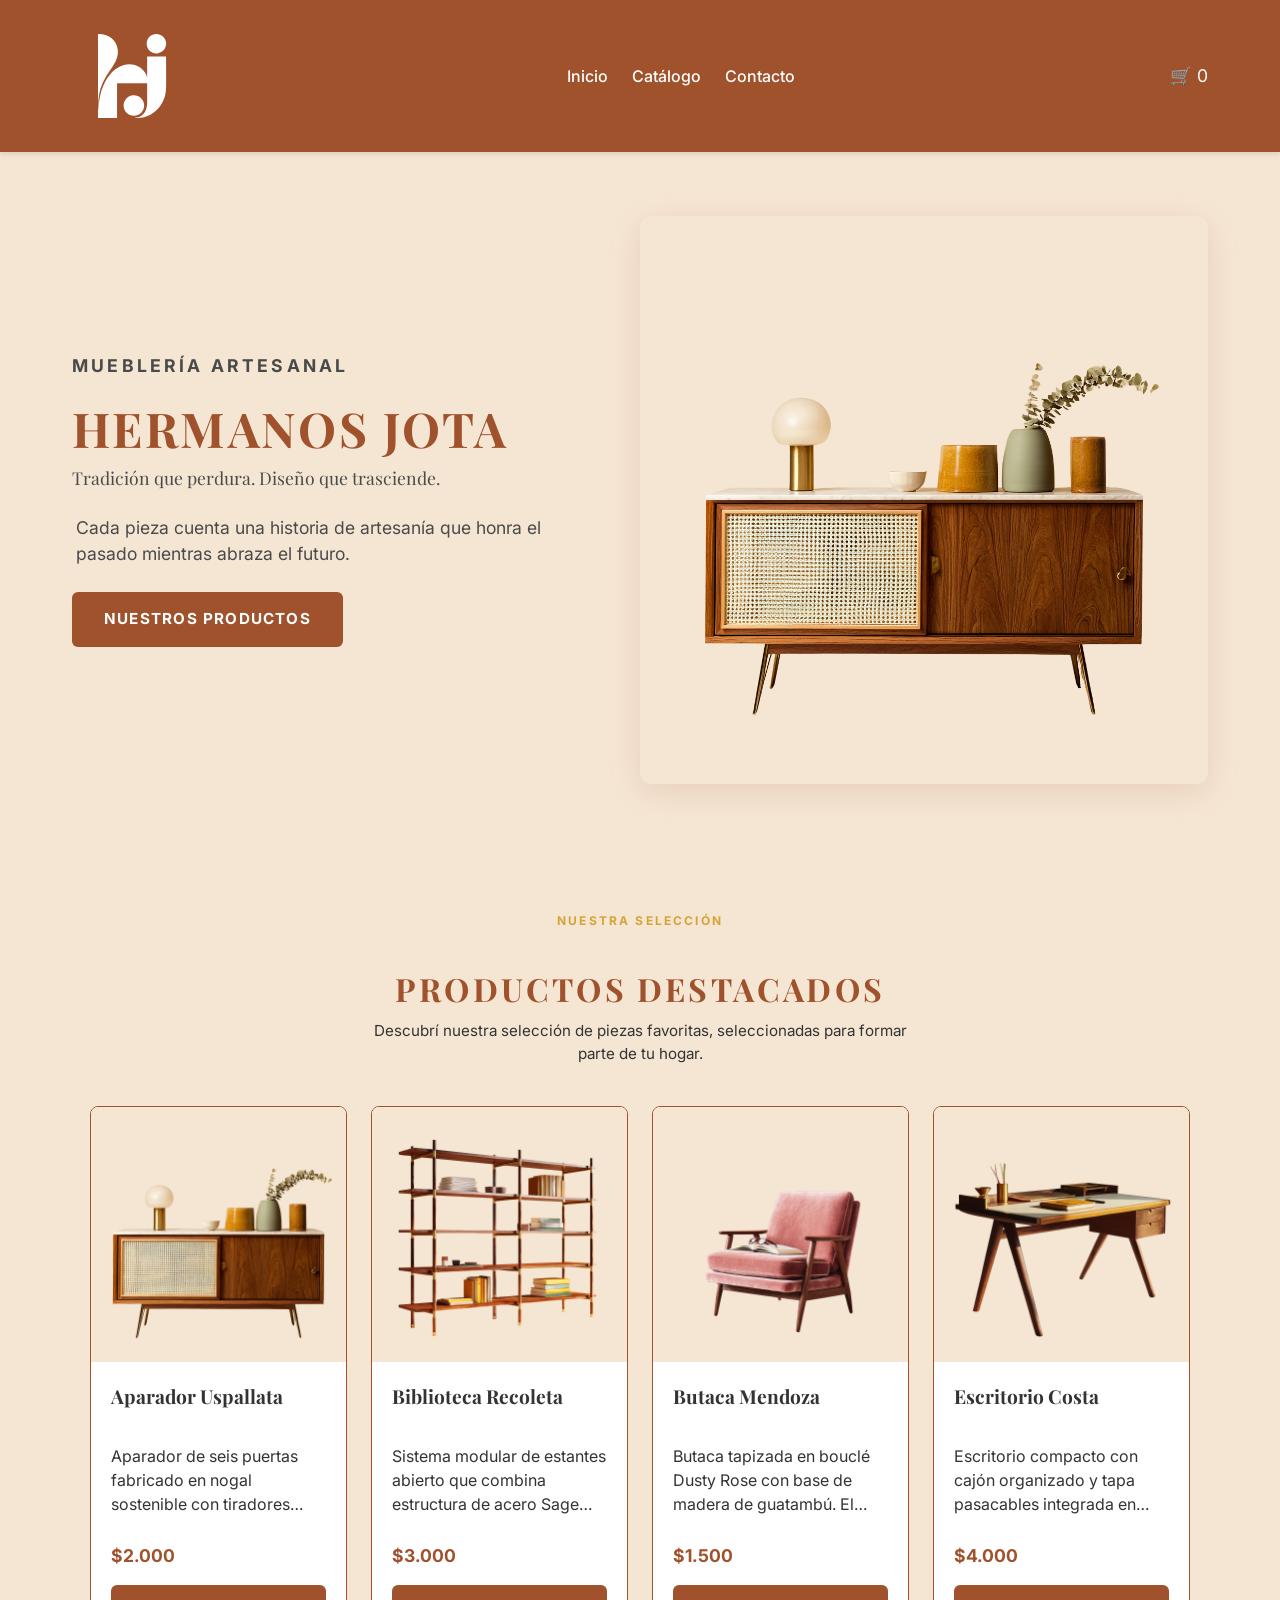
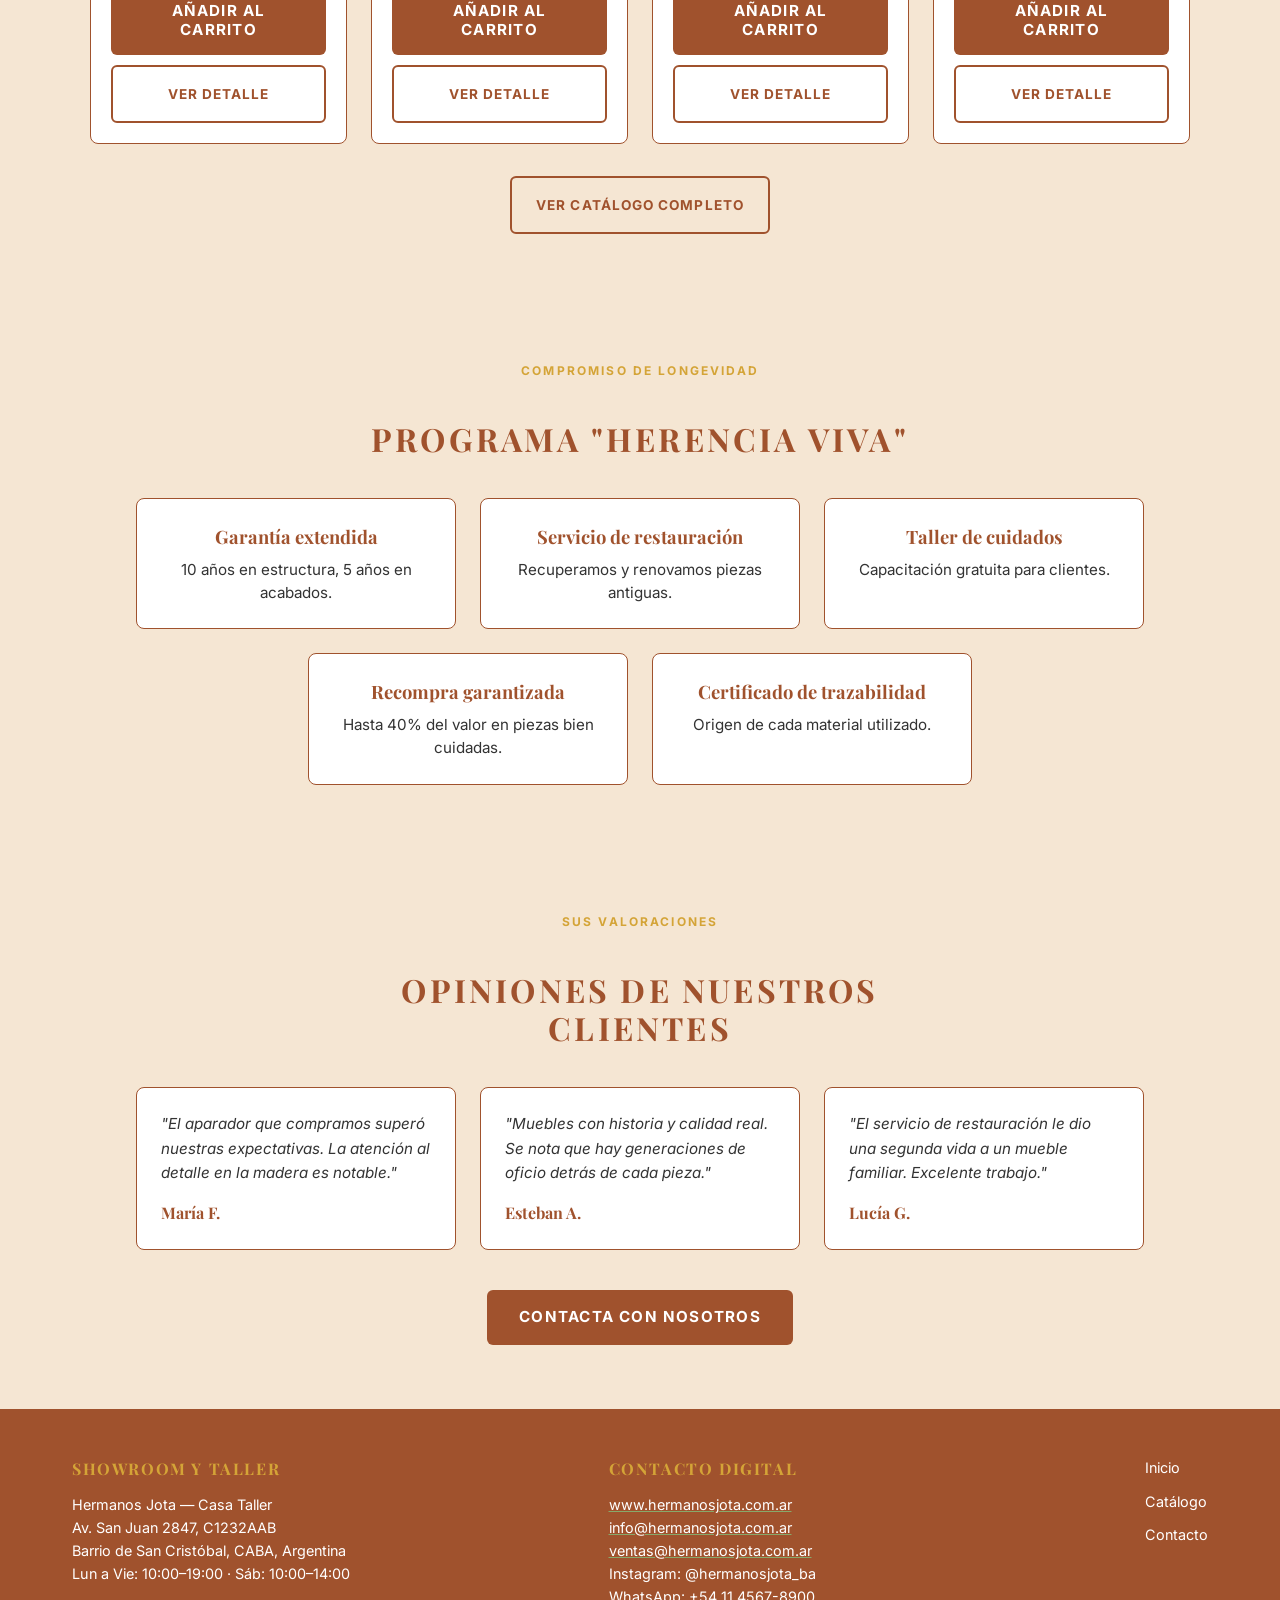
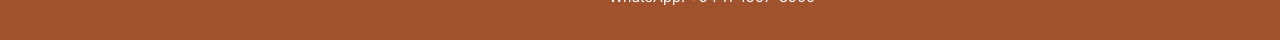
<file: index.html>
<!DOCTYPE html>
<html lang="es">
<head>
    <meta charset="UTF-8">
    <meta name="viewport" content="width=device-width, initial-scale=1.0">
    <meta name="description" content="Mueblería Hermanos Jota - Muebles artesanales de tradición familiar con más 6 décadas de historia. Descubrí nuestro catálogo online.">
    <title>Mueblería Hermanos Jota</title>
    <link rel="stylesheet" href="./css/styles.css">
    <link rel="preconnect" href="https://fonts.googleapis.com">
    <link rel="preconnect" href="https://fonts.gstatic.com" crossorigin>
    <link href="https://fonts.googleapis.com/css2?family=Inter:wght@300;400;500;700&family=Playfair+Display:wght@400;700&display=swap" rel="stylesheet">
</head>

<body id="top">


    <header class="site-header">
        <div class="header-container">
            <div class="logo">
                <a href="index.html" aria-label="Mueblería Hermanos Jota - Inicio">
                    <img src="./img/logo.svg" alt="Logo Mueblería Hermanos Jota" class="logo-img">
                </a>
            </div>
            <nav class="main-nav" aria-label="Menú de navegación principal">
                <ul class="nav-list">
                    <li><a href="index.html" aria-current="page">Inicio</a></li>
                    <li><a href="productos.html">Catálogo</a></li>
                    <li><a href="contacto.html">Contacto</a></li>
                </ul>
            </nav>
            <div class="cart-widget">
                <a href="productos.html" id="cart-link" aria-label="Ver carrito de compras">
                    <span class="cart-icon" aria-hidden="true">🛒</span>
                    <span id="cart-counter" aria-live="polite">0</span></a>
            </div>
        </div>
    </header>


    <main>

        <!-- HERO BANNER PRINCIPAL -->

      <section class="hero" aria-labelledby="hero-title">
        <div class="hero-content">
          <p class="hero-eyebrow">Mueblería artesanal</p>

          <h1>HERMANOS JOTA</h1>

          <p class="hero-description">
            Tradición que perdura. Diseño que trasciende.
          </p>

          <p class="hero-text">
            Cada pieza cuenta una historia de artesanía que honra el pasado
            mientras abraza el futuro.
          </p>

          <a href="productos.html" class="btn-primary"> Nuestros Productos </a>
        </div>

        <div class="hero-image-container">
          <img
            src="./img/Aparador Uspallata.png"
            alt="Aparador artesanal Hermanos Jota"
            class="hero-img"
          />
        </div>
      </section>

      <!-- PRODUCTOS DESTACADOS -->
      <section class="destacados-container" aria-labelledby="destacados-title">
        <div class="destacados-header">
          <p class="section-eyebrow">Nuestra selección</p>

          <h2 id="destacados-title" class="seccion-titulo">
            PRODUCTOS DESTACADOS
          </h2>

          <p class="section-description">
            Descubrí nuestra selección de piezas favoritas, seleccionadas para
            formar parte de tu hogar.
          </p>
        </div>

        <div
          id="productos-destacados"
          class="productos-grid"
          aria-live="polite"
        >
          <!-- app.js inyectará dinámicamente aquí las 4 tarjetas -->
        </div>

        <div class="destacados-action">
          <a href="productos.html" class="btn-secondary">
            Ver catálogo completo
          </a>
        </div>
      </section>

        <!-- NUESTROS COMPROMISOS -->
    <section class="beneficios-container" aria-labelledby="beneficios-title">
        <div class="destacados-header">
            <p class="section-eyebrow">Compromiso de Longevidad</p>
            <h2 id="beneficios-title" class="seccion-titulo">PROGRAMA "HERENCIA VIVA"</h2>
        </div>

        <div class="beneficios-grid">

            <article class="beneficio-card">
                <h3>Garantía extendida</h3>
                <p>10 años en estructura, 5 años en acabados.</p>
            </article>

            <article class="beneficio-card">
                <h3>Servicio de restauración</h3>
                <p>Recuperamos y renovamos piezas antiguas.</p>
            </article>

            <article class="beneficio-card">
                <h3>Taller de cuidados</h3>
                <p>Capacitación gratuita para clientes.</p>
            </article>

            <article class="beneficio-card">
                <h3>Recompra garantizada</h3>
                <p>Hasta 40% del valor en piezas bien cuidadas.</p>
            </article>

            <article class="beneficio-card">
                <h3>Certificado de trazabilidad</h3>
                <p>Origen de cada material utilizado.</p>
            </article>
        </div>
    </section>

    <!-- OPINIONES DE CLIENTES -->
    <section class="testimonios-container" aria-labelledby="testimonios-title">
        <div class="destacados-header">
            <p class="section-eyebrow">Sus Valoraciones</p>
            <h2 id="testimonios-title" class="seccion-titulo">OPINIONES DE NUESTROS CLIENTES</h2>
        </div>

        <div class="testimonios-grid">
            <article class="testimonio-card">
                <p class="testimonio-texto">"El aparador que compramos superó nuestras expectativas. La atención al detalle en la madera es notable."</p>
                <p class="testimonio-nombre">María F.</p>
            </article>

            <article class="testimonio-card">
                <p class="testimonio-texto">"Muebles con historia y calidad real. Se nota que hay generaciones de oficio detrás de cada pieza."</p>
                <p class="testimonio-nombre">Esteban A.</p>
            </article>

            <article class="testimonio-card">
                <p class="testimonio-texto">"El servicio de restauración le dio una segunda vida a un mueble familiar. Excelente trabajo."</p>
                <p class="testimonio-nombre">Lucía G.</p>
            </article>
        </div>

        <div class="destacados-action">
            <a href="contacto.html" class="btn-primary">Contacta con Nosotros</a>
        </div>
    </section>
    </main>


    <footer class="site-footer">
        <div class="footer-container">
            <div class="footer-showroom">
                <h3>Showroom y Taller</h3>
                <p>Hermanos Jota — Casa Taller</p>
                <p>Av. San Juan 2847, C1232AAB</p>
                <p>Barrio de San Cristóbal, CABA, Argentina</p>
                <p>Lun a Vie: 10:00–19:00 · Sáb: 10:00–14:00</p>
            </div>
            <div class="footer-contacto">
                <h3>Contacto Digital</h3>
                <p><a href="https://www.hermanosjota.com.ar">www.hermanosjota.com.ar</a></p>
                <p><a href="mailto:info@hermanosjota.com.ar">info@hermanosjota.com.ar</a></p>
                <p><a href="mailto:ventas@hermanosjota.com.ar">ventas@hermanosjota.com.ar</a></p>
                <p>Instagram: @hermanosjota_ba</p>
                <p>WhatsApp: +54 11 4567-8900</p>
            </div>
            <ul class="footer-links">
                <li><a href="index.html">Inicio</a></li>
                <li><a href="productos.html">Catálogo</a></li>
                <li><a href="contacto.html">Contacto</a></li>
            </ul>
        </div>
    </footer>

    <!-- BOTÓN VOLVER ARRIBA -->
    <a
      href="#top"
      class="back-to-top"
      aria-label="Volver al inicio de la página"
    >
      <svg
        xmlns="http://www.w3.org/2000/svg"
        width="24"
        height="24"
        viewBox="0 0 24 24"
        fill="none"
        stroke="currentColor"
        stroke-width="2.5"
        stroke-linecap="round"
        stroke-linejoin="round"
        aria-hidden="true"
      >
        <path d="m18 15-6-6-6 6" />
      </svg>
    </a>

    <!-- Vinculación de Scripts-->
    <script src="./js/carrito.js" defer>  </script>
    <script src="./js/app.js" defer></script>
    <script src="./js/global.js" defer></script>
  </body>
</html>
</file>
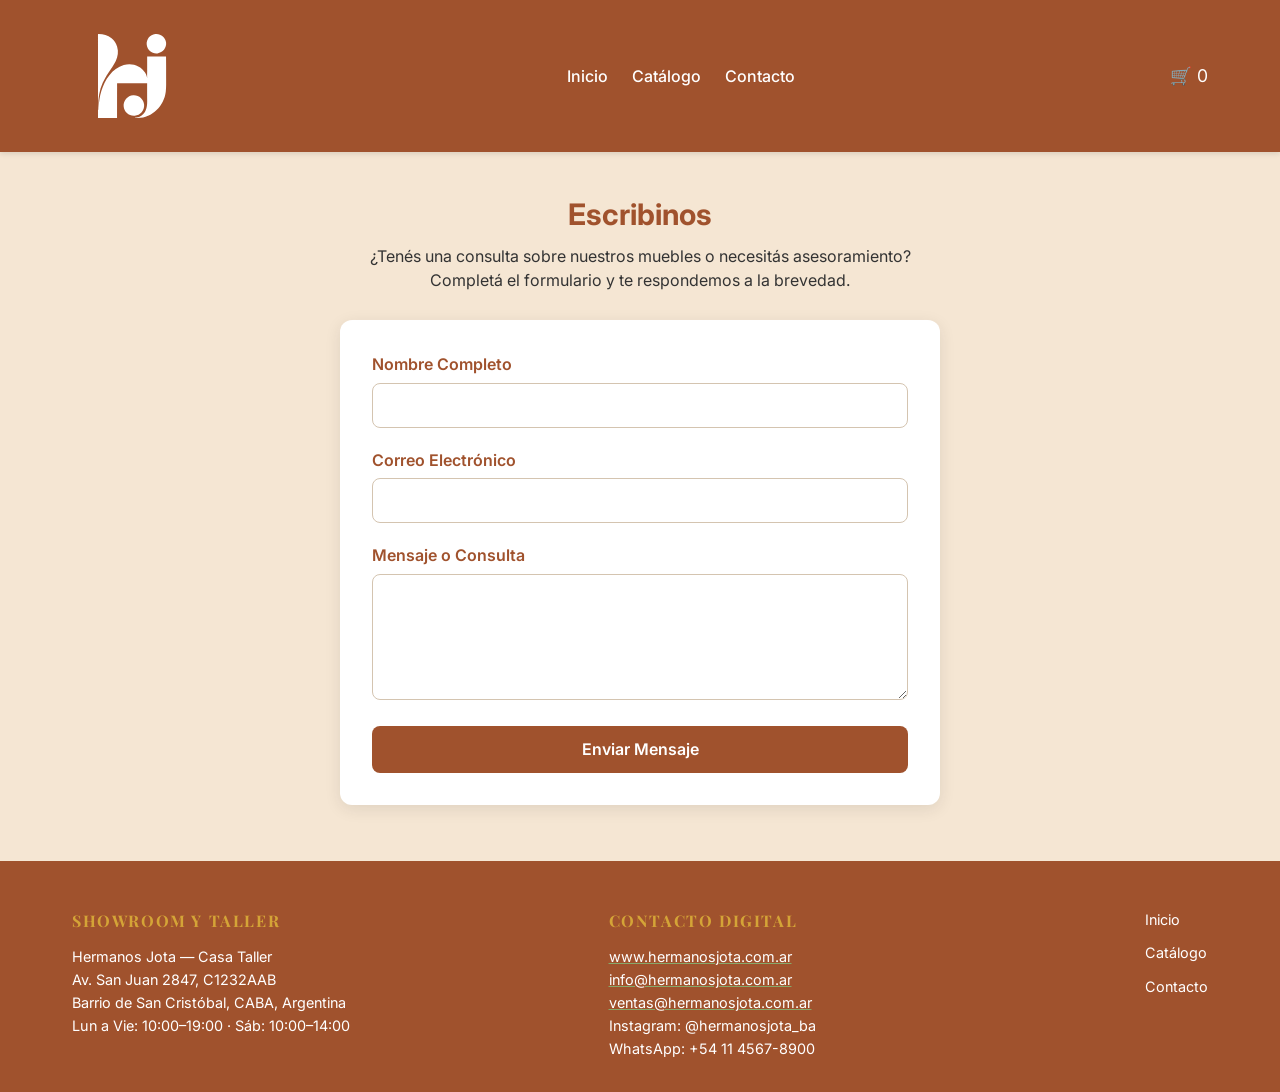
<file: contacto.html>
<!DOCTYPE html>
<html lang="es">
<head>
    <meta charset="UTF-8">
    <meta name="viewport" content="width=device-width, initial-scale=1.0">
    <title>Mueblería Hermanos Jota</title>
    <link rel="stylesheet" href="./css/styles.css">
    <link rel="preconnect" href="https://fonts.googleapis.com">
    <link rel="preconnect" href="https://fonts.gstatic.com" crossorigin>
    <link href="https://fonts.googleapis.com/css2?family=Inter:wght@300;400;500;700&family=Playfair+Display:wght@400;700&display=swap" rel="stylesheet">
</head>

<body id="top">

    <header class="site-header">
        <div class="header-container">
            <div class="logo">
                <a href="index.html" aria-label="Mueblería Hermanos Jota - Inicio">
                    <img src="./img/logo.svg" alt="Logo Mueblería Hermanos Jota" class="logo-img">
                </a>
            </div>
            <nav class="main-nav" aria-label="Menú de navegación principal">
                <ul class="nav-list">
                    <li><a href="index.html">Inicio</a></li>
                    <li><a href="productos.html">Catálogo</a></li>
                    <li><a href="contacto.html">Contacto</a></li>
                </ul>
            </nav>
            <div class="cart-widget">
                <a href="productos.html" id="cart-link" aria-label="Ver carrito de compras">
                    <span class="cart-icon" aria-hidden="true">🛒</span>
                    <span id="cart-counter" aria-live="polite">0</span>
                </a>
            </div>
        </div>
    </header>

    <!-- MAIN -->
    <main>
        <section id="contacto">
            <h2>Escribinos</h2>
            <p>¿Tenés una consulta sobre nuestros muebles o necesitás asesoramiento? Completá el formulario y te respondemos a la brevedad.</p>

            <form id="formulario-contacto" action="#" method="post" novalidate>
                <div class="grupo-campo">
                    <label for="nombreCompleto">Nombre Completo</label>
                    <input type="text" id="nombreCompleto" name="nombreCompleto" autocomplete="name" required>
                </div>

                <div class="grupo-campo">
                    <label for="correoElectronico">Correo Electrónico</label>
                    <input type="email" id="correoElectronico" name="correoElectronico" autocomplete="email" required>
                </div>

                <div class="grupo-campo">
                    <label for="mensajeConsulta">Mensaje o Consulta</label>
                    <textarea id="mensajeConsulta" name="mensajeConsulta" rows="5" required></textarea>
                </div>

                <button type="submit" id="btn-enviar">Enviar Mensaje</button>
            </form>
        </section>
    </main>

    <!-- FOOTER GLOBAL -->
    <footer class="site-footer">
        <div class="footer-container">
            <div class="footer-showroom">
                <h3>Showroom y Taller</h3>
                <p>Hermanos Jota — Casa Taller</p>
                <p>Av. San Juan 2847, C1232AAB</p>
                <p>Barrio de San Cristóbal, CABA, Argentina</p>
                <p>Lun a Vie: 10:00–19:00 · Sáb: 10:00–14:00</p>
            </div>
            <div class="footer-contacto">
                <h3>Contacto Digital</h3>
                <p><a href="https://www.hermanosjota.com.ar">www.hermanosjota.com.ar</a></p>
                <p><a href="mailto:info@hermanosjota.com.ar">info@hermanosjota.com.ar</a></p>
                <p><a href="mailto:ventas@hermanosjota.com.ar">ventas@hermanosjota.com.ar</a></p>
                <p>Instagram: @hermanosjota_ba</p>
                <p>WhatsApp: +54 11 4567-8900</p>
            </div>
            <ul class="footer-links">
                <li><a href="index.html">Inicio</a></li>
                <li><a href="productos.html">Catálogo</a></li>
                <li><a href="contacto.html">Contacto</a></li>
            </ul>
        </div>
    </footer>
    <script src="./js/carrito.js" defer></script>
    <script src="./js/contacto.js" defer></script>
</body>
</html>
</file>
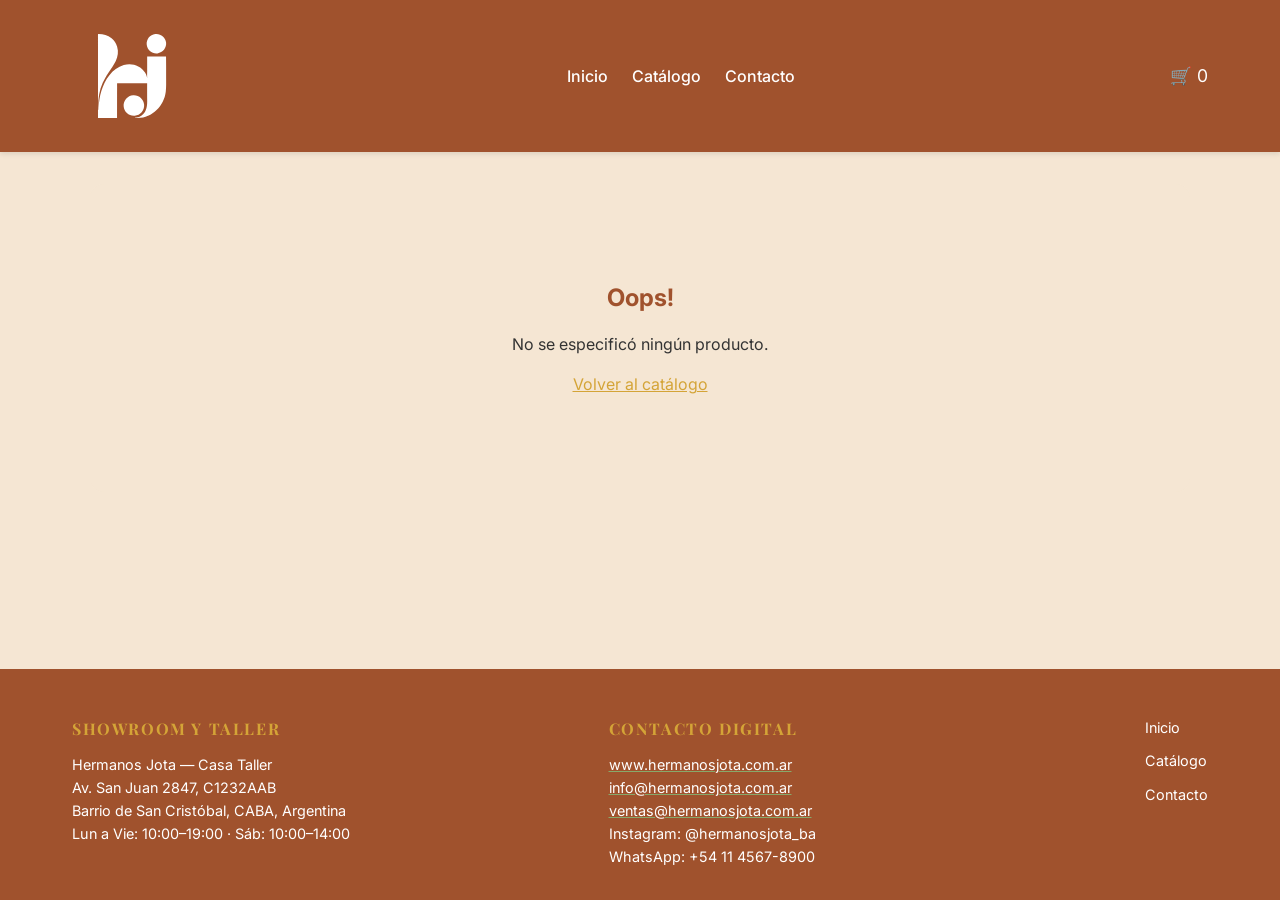
<file: producto.html>
<!DOCTYPE html>
<html lang="es">
<head>
    <meta charset="UTF-8">
    <meta name="viewport" content="width=device-width, initial-scale=1.0">
    <title>Mueblería Hermanos Jota</title>
    <link rel="stylesheet" href="./css/styles.css">
    <link rel="preconnect" href="https://fonts.googleapis.com">
    <link rel="preconnect" href="https://fonts.gstatic.com" crossorigin>
    <link href="https://fonts.googleapis.com/css2?family=Inter:wght@300;400;500;700&family=Playfair+Display:wght@400;700&display=swap" rel="stylesheet">
</head>

<body id="top">

    <header class="site-header">
        <div class="header-container">
            <div class="logo">
                <a href="index.html" aria-label="Mueblería Hermanos Jota - Inicio">
                    <img src="./img/logo.svg" alt="Logo Mueblería Hermanos Jota" class="logo-img">
                </a>
            </div>
            <nav class="main-nav" aria-label="Menú de navegación principal">
                <ul class="nav-list">
                    <li><a href="index.html">Inicio</a></li>
                    <li><a href="productos.html">Catálogo</a></li>
                    <li><a href="contacto.html">Contacto</a></li>
                </ul>
            </nav>
            <div class="cart-widget">
                <a href="productos.html" id="cart-link" aria-label="Ver carrito de compras">
                    <span class="cart-icon" aria-hidden="true">🛒</span>
                    <span id="cart-counter" aria-live="polite">0</span>
                </a>
            </div>
        </div>
    </header>

    <!-- MAIN (Acá cada uno inyecta el contenido de su página) -->
    <main>
        <div class="contenedor-producto" id="contenedor-producto" aria-live="polite">
            <p>Cargando producto...</p>
        </div>
    </main>
    
    <!-- FOOTER GLOBAL -->
    <footer class="site-footer">
        <div class="footer-container">
            <div class="footer-showroom">
                <h3>Showroom y Taller</h3>
                <p>Hermanos Jota — Casa Taller</p>
                <p>Av. San Juan 2847, C1232AAB</p>
                <p>Barrio de San Cristóbal, CABA, Argentina</p>
                <p>Lun a Vie: 10:00–19:00 · Sáb: 10:00–14:00</p>
            </div>
            <div class="footer-contacto">
                <h3>Contacto Digital</h3>
                <p><a href="https://www.hermanosjota.com.ar">www.hermanosjota.com.ar</a></p>
                <p><a href="mailto:info@hermanosjota.com.ar">info@hermanosjota.com.ar</a></p>
                <p><a href="mailto:ventas@hermanosjota.com.ar">ventas@hermanosjota.com.ar</a></p>
                <p>Instagram: @hermanosjota_ba</p>
                <p>WhatsApp: +54 11 4567-8900</p>
            </div>
            <ul class="footer-links">
                <li><a href="index.html">Inicio</a></li>
                <li><a href="productos.html">Catálogo</a></li>
                <li><a href="contacto.html">Contacto</a></li>
            </ul>
        </div>
    </footer>
   
    <script src="./js/carrito.js" defer></script>
    <script src="./js/detalle.js" defer></script>
</body>
</html>
</file>
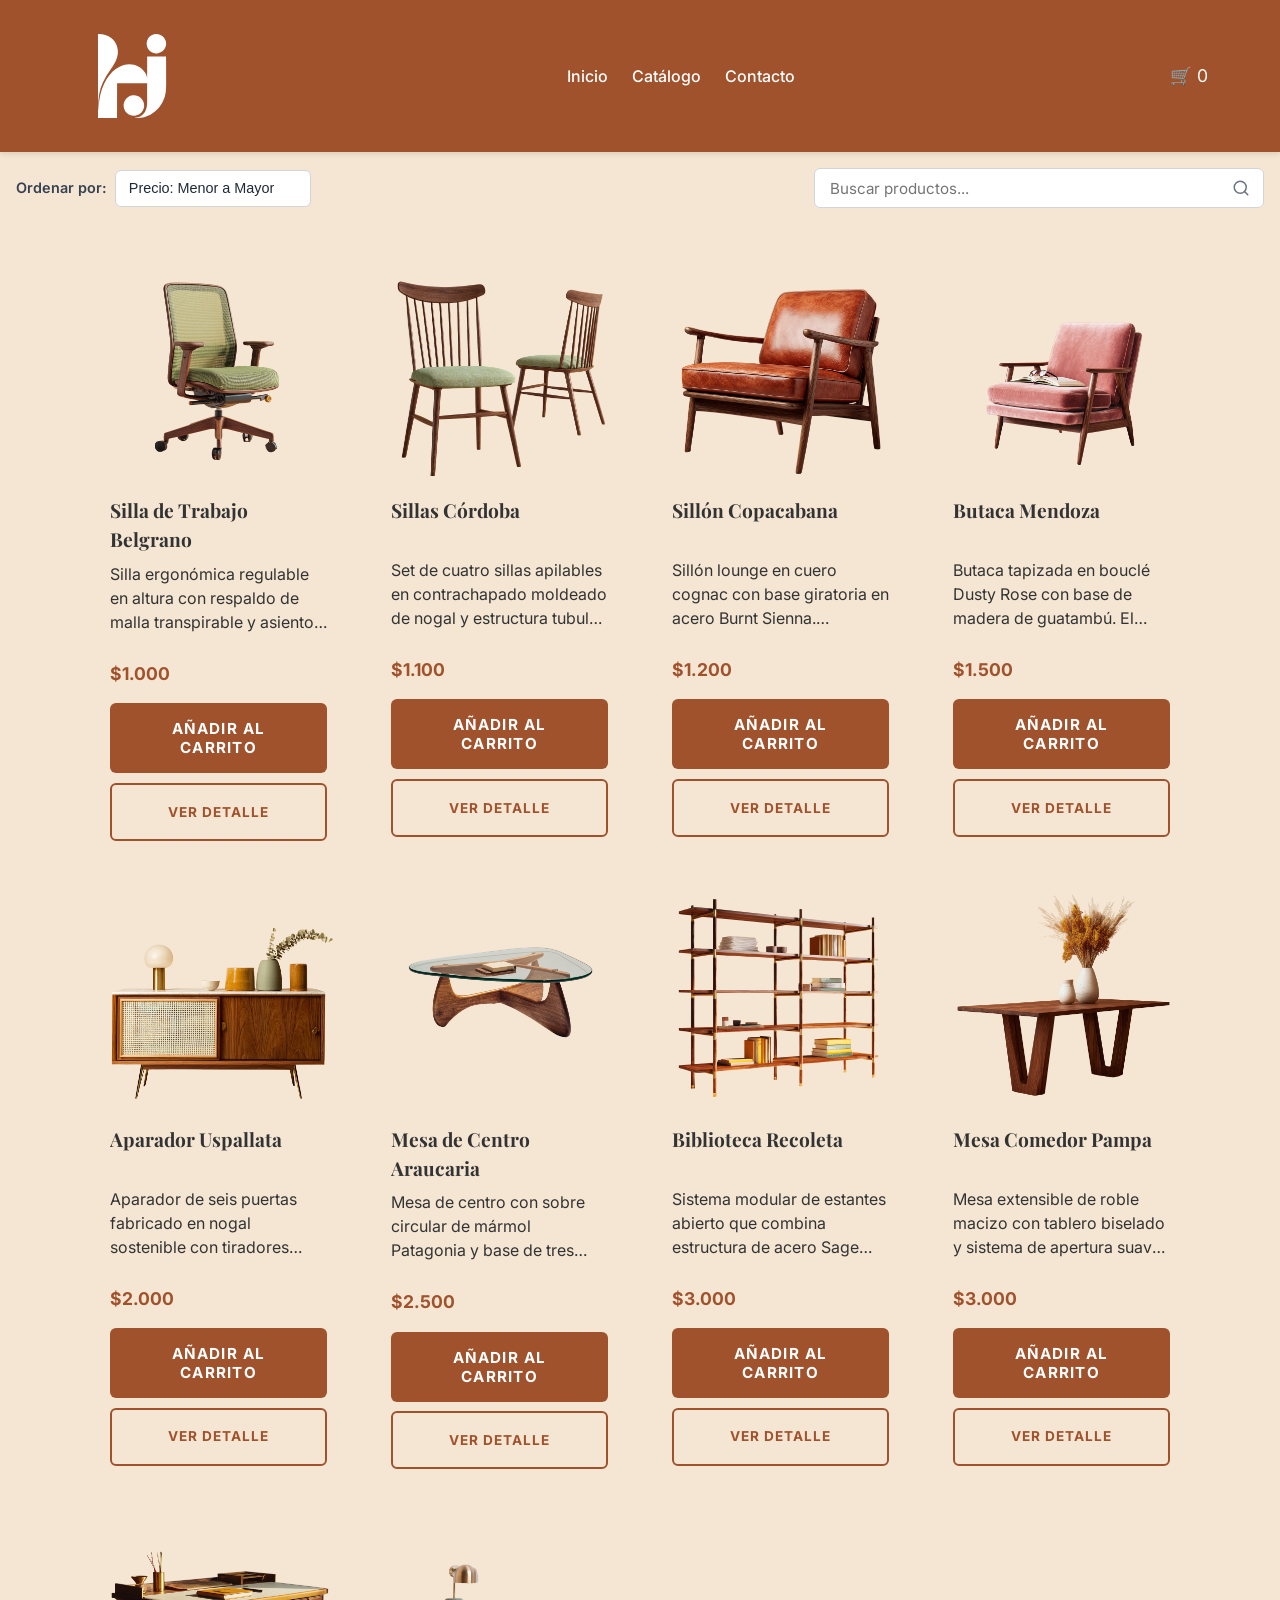
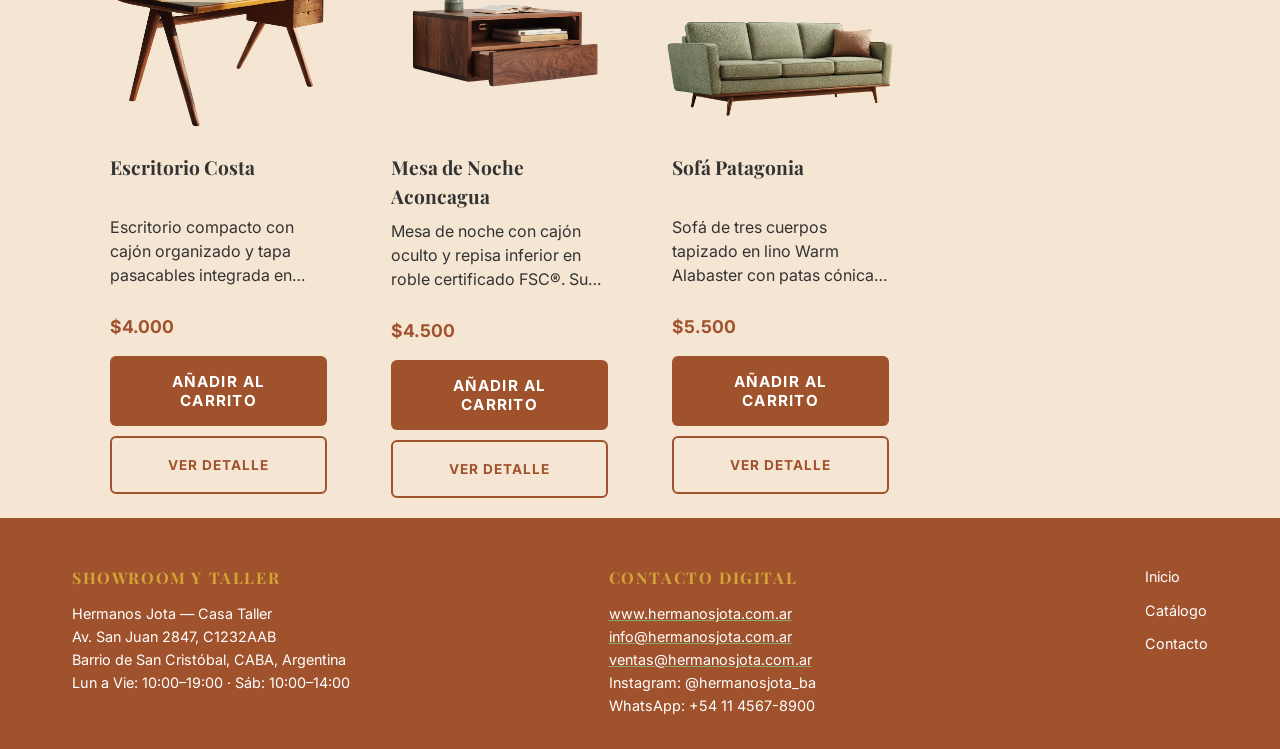
<file: productos.html>
<!DOCTYPE html>
<html lang="es">
<head>
    <meta charset="UTF-8">
    <meta name="viewport" content="width=device-width, initial-scale=1.0">
    <title>Mueblería Hermanos Jota</title>
    <link rel="stylesheet" href="./css/styles.css">
    <link rel="preconnect" href="https://fonts.googleapis.com">
    <link rel="preconnect" href="https://fonts.gstatic.com" crossorigin>
    <link href="https://fonts.googleapis.com/css2?family=Inter:wght@300;400;500;700&family=Playfair+Display:wght@400;700&display=swap" rel="stylesheet">
</head>

<body id="top">

    <header class="site-header">
        <div class="header-container">
            <div class="logo">
                <a href="index.html" aria-label="Mueblería Hermanos Jota - Inicio">
                    <img src="./img/logo.svg" alt="Logo Mueblería Hermanos Jota" class="logo-img">
                </a>
            </div>
            <nav class="main-nav" aria-label="Menú de navegación principal">
                <ul class="nav-list">
                    <li><a href="index.html">Inicio</a></li>
                    <li><a href="productos.html">Catálogo</a></li>
                    <li><a href="contacto.html">Contacto</a></li>
                </ul>
            </nav>
            <div class="cart-widget">
                <a href="productos.html" id="cart-link" aria-label="Ver carrito de compras">
                    <span class="cart-icon" aria-hidden="true">🛒</span>
                    <span id="cart-counter" aria-live="polite">0</span>
                </a>
            </div>
        </div>
    </header>

    <!-- MAIN (Acá cada uno inyecta el contenido de su página) -->
    <main>
        <div class="filter-bar">
            <div class="sort-box">
                <label for="sort">Ordenar por:</label>
                <select id="sort" name="sort">
                    <option value="price-low">Precio: Menor a Mayor</option>
                    <option value="price-high">Precio: Mayor a Menor</option>
                    <option value="newest">Más nuevos</option>
                </select>
            </div>
            <div class="search-box">
                <input type="search" id="search-input" placeholder="Buscar productos..." aria-label="Buscar productos">
                <button type="submit" id="search-submit" aria-label="Buscar">
                    <svg xmlns="http://www.w3.org/2000/svg" width="18" height="18" viewBox="0 0 24 24" fill="none" stroke="currentColor" stroke-width="2" stroke-linecap="round" stroke-linejoin="round">
                        <circle cx="11" cy="11" r="8"></circle>
                        <line x1="21" y1="21" x2="16.65" y2="16.65"></line>
                    </svg>
                </button>
            </div>
        </div>

        <ul class="productos-grid" id="product-list">
        </ul>
    </main>

    <!-- FOOTER GLOBAL -->
    <footer class="site-footer">
        <div class="footer-container">
            <div class="footer-showroom">
                <h3>Showroom y Taller</h3>
                <p>Hermanos Jota — Casa Taller</p>
                <p>Av. San Juan 2847, C1232AAB</p>
                <p>Barrio de San Cristóbal, CABA, Argentina</p>
                <p>Lun a Vie: 10:00–19:00 · Sáb: 10:00–14:00</p>
            </div>
            <div class="footer-contacto">
                <h3>Contacto Digital</h3>
                <p><a href="https://www.hermanosjota.com.ar">www.hermanosjota.com.ar</a></p>
                <p><a href="mailto:info@hermanosjota.com.ar">info@hermanosjota.com.ar</a></p>
                <p><a href="mailto:ventas@hermanosjota.com.ar">ventas@hermanosjota.com.ar</a></p>
                <p>Instagram: @hermanosjota_ba</p>
                <p>WhatsApp: +54 11 4567-8900</p>
            </div>
            <ul class="footer-links">
                <li><a href="index.html">Inicio</a></li>
                <li><a href="productos.html">Catálogo</a></li>
                <li><a href="contacto.html">Contacto</a></li>
            </ul>
        </div>
    </footer>

    <a href="#top" class="back-to-top" aria-label="Volver al inicio de la página">
        <svg xmlns="http://www.w3.org/2000/svg" width="24" height="24" viewBox="0 0 24 24" fill="none" stroke="currentColor" stroke-width="2.5" stroke-linecap="round" stroke-linejoin="round" aria-hidden="true">
          <path d="m18 15-6-6-6 6" />
        </svg>
      </a>

    <script serc="js/carrito.js"></script>
    <script src="js/products.js"></script>
    <script src="./js/global.js" defer></script>
</body>
</html>
</file>
<file: css/styles.css>
/* ==========================================
   1. RESET Y VARIABLES GLOBALES (Manual de Marca)
   ========================================== */
   * {
    margin: 0;
    padding: 0;
    box-sizing: border-box;
}

:root {
    --primary-color: #A0522D;       /* Color principal de la marca */
    --accent-color: #87A96B;        /* Color de acento / secundario */
    --bg-light: #F5E6D3;            /* Fondo general claro indicado en el manual */
    --text-color: #333333;   
    --premium-color: #D4A437; 
    --details-color: #C4746D;          
    --white: #ffffff;
    --font-heading: 'Playfair Display', Georgia, serif;                        /* Fuente para títulos según el manual */ 
    --font-body: 'Inter', -apple-system, BlinkMacSystemFont, sans-serif;       /* Fuente para el cuerpo del texto */
}

body {
    font-family: var(--font-body);
    color: var(--text-color);
    background-color: var(--bg-light);
    display: flex;
    flex-direction: column;
    min-height: 100vh;
    line-height: 1.5;
}

main {
    flex: 1;
}

a {
    text-decoration: none;
    color: inherit;
}

ul {
    list-style: none;
}

img {
    max-width: 100%;
}

html {
    scroll-behavior: smooth;
}

/* ==========================================
   2. HEADER Y LOGOTIPO (Mobile-First)
   ========================================== */
.site-header {
    background-color: var(--primary-color);
    color: var(--white);
    padding: 1rem;
    position: sticky;
    top: 0;
    z-index: 100;
    box-shadow: 0 2px 5px rgba(0,0,0,0.1);
}

.header-container {
    display: flex;
    flex-direction: column;
    align-items: center;
    gap: 1rem;
}

/* Control estricto del logotipo según las normas del manual */
.logo-img {
    width: 120px; 
    height: auto;
    display: block;
    filter: brightness(0) invert(1);
}

.nav-list {
    display: flex;
    gap: 1.5rem;
}

.nav-list a {
    color: var(--white);
    font-weight: 500;
    transition: color 0.3s ease;
}

.nav-list a:hover {
    color: var(--accent-color);
}

.cart-widget {
    font-size: 1.1rem;
}

/* Hero Banner (Layout y Alineación) */
.hero {
    width: 100%;
    max-width: 1200px;
    margin: 0 auto;
    justify-content: center;
    padding: 3rem 1.25rem;

    display: flex;
    flex-direction: column;
    align-items: center;

    gap: 2.5rem;
}

.hero-content {
  max-width: 600px;
  text-align: center;
 }
 
.hero-eyebrow {
    color: var(--accent-color);

    font-size: 0.75rem;
    font-weight: 700;

    letter-spacing: 0.18em;
    text-transform: uppercase;

    margin-bottom: 0.75rem;

}

.hero h1 {
    font-family: var(--font-heading);
    font-size: 3rem;
    line-height: 1;
    color: var(--primary-color);
    margin-bottom: 0.8rem;

    text-transform: uppercase;
    letter-spacing: 0.05em;
}

.hero-description {
    font-family: var(--font-heading);
    color: var(--text-color);
    font-size: 1.5rem;
    line-height: 1.4;
    margin-bottom: 0.75rem;
}

.hero-text {
    color: var(--text-color);
    font-size: 1.05rem;
    max-width: 520px;
    margin: 0 auto 1.75rem;
}

.hero-image-container {
  flex: 1;
  max-width: 600px;
  width: 100%;
  height: auto;
  border-radius: 12px;
  box-shadow: 0 8px 32px #A0522D26;
  transition: transform 0.3s ease;
  padding: 1.25rem;
}

.hero-image-container:hover {
  transform: translateY(-6px);
}

.hero p {
  font-size: 1.1rem;
  color: #4A4A4A;
  margin-bottom: 1.5rem;
  line-height: 1.5;
}

.hero-img {
  width: 100%;
  max-width: 100%;
  height: auto;
  display: block;
  border-radius: 0;
  object-fit: cover;
  margin: 0 auto;
}

/* Productos Destacados */

.seccion-titulo {
  text-align: center;
  font-family: var(--font-heading);
  color: var(--primary-color);
  font-size: 2rem;
  line-height: 1.2;
  margin: 2.5rem 0 0.75rem;
  letter-spacing: 0.1em;
}


.destacados-container {
    width: 100%;

    padding: 4rem 1.25rem;

    background-color: var(--bg-light);
}

.destacados-header {
    max-width: 650px;

    margin: 0 auto 2.5rem;

    text-align: center;
}

.destacados-action {
    display: flex;
    justify-content: center;
    align-items: center;
    margin-top: 2rem;
}

.section-eyebrow {
    color: var(--premium-color);

    font-size: 0.75rem;
    font-weight: 700;

    letter-spacing: 0.18em;
    text-transform: uppercase;

    margin-bottom: 0.5rem;
}

.section-description {
    color: var(--text-color);

    font-size: 0.95rem;

    max-width: 550px;
    margin: 0 auto;
}


/* Tarjetas de Productos Destacados */

.productos-grid {
    width: 100%;
    max-width: 1100px;

    margin: 0 auto;

    display: grid;

    grid-template-columns: 1fr;

    gap: 1.5rem;
}

.card {
    width: 100%;
    max-width: 350px;

    margin: 0 auto;

    display: flex;
    flex-direction: column;

    overflow: hidden;

    background-color: var(--white);

    border: 1px solid var(--primary-color);
    border-radius: 8px;

    transition:
        transform 0.3s ease,
        border-color 0.3s ease; 
}

.card:hover {
    transform: translateY(-5px);
    border-color: var(--accent-color);

}
.card img {
  width: 100%;
  aspect-ratio: 1 / 1;
  object-fit: contain;
  display: block;
  background-color: var(--bg-light); 

}

.card-body {
    flex: 1;

    display: flex;
    flex-direction: column;

    padding: 1.25rem;
}

.card-title {
    font-family: var(--font-heading);

    color: var(--text-color);

    font-size: 1.2rem;

    margin-bottom: 0.5rem;
}

.card-price {
  color: var(--primary-color);
  font-weight: 700;
  font-size: 1.1rem;
  margin:0.75rem 0 1rem;
}

.card-actions {
    display: flex;
    flex-direction: column;
    gap: 0.6rem;
    margin-top: auto;
    width: 100%;
}

/* Botones */

.btn-primary {
    display: inline-flex;
    align-items: center;
    justify-content: center;

    min-height: 54px;

    padding: 1rem 2rem;

    background-color: var(--primary-color);
    color: var(--white);

    border: none;
    border-radius: 6px;

    font-family: var(--font-body);
    font-size: 0.95rem;
    font-weight: 700;

    letter-spacing: 0.08em;
    text-transform: uppercase;

    cursor: pointer;

    transition:
        background-color 0.25s ease,
        transform 0.25s ease;
        
}

.btn-primary:hover {
    background-color: var(--accent-color);
    transform: translateY(-2px);
}

.btn-primary:focus-visible {
    outline: 3px solid var(--premium-color);
    outline-offset: 3px;
}

.btn-secondary {
    display: inline-flex;
    align-items: center;
    justify-content: center;

    min-height: 58px;

    padding: 0.7rem 1.5rem;

    background-color: transparent;
    color: var(--primary-color);

    border: 2px solid var(--primary-color);
    border-radius: 6px;

    font-size: 0.85rem;
    font-weight: 700;

    letter-spacing: 0.08em;
    text-transform: uppercase;

    transition:
        background-color 0.25s ease,
        color 0.25s ease;
}

.btn-secondary:hover {
    background-color: var(--primary-color);
    color: var(--white);
}

.beneficios-container {
  width: 100%;
  padding: 4rem 1.25rem;
}

.beneficios-grid {
  display: flex;
  flex-wrap: wrap;
  gap: 1.5rem;
  max-width: 1100px;
  margin: 0 auto;
  justify-content: center;
}

.beneficio-card {
  background-color: var(--white);
  border: 1px solid var(--primary-color);
  border-radius: 8px;
  padding: 1.5rem;
  text-align: center;
  transition: transform 0.3s ease, border-color 0.3s ease;
}

.beneficio-card:hover {
  transform: translateY(-5px);
  border-color: var(--accent-color);
}

.beneficio-card h3 {
  font-family: var(--font-heading);
  color: var(--primary-color);
  font-size: 1.15rem;
  margin-bottom: 0.5rem;
}

.beneficio-card p {
  font-family: var(--font-body);
  color: var(--text-color);
  font-size: 0.95rem;
  line-height: 1.5;
}

/* TESTIMONIOS */
.testimonios-container {
  width: 100%;
  padding: 4rem 1.25rem;
  background-color: var(--bg-light);
}

.testimonios-grid {
  display: flex;
  flex-wrap: wrap;
  justify-content: center;
  gap: 1.5rem;
  max-width: 1100px;
  margin: 0 auto 2.5rem;
}

.testimonio-card {
  background-color: var(--white);
  border: 1px solid var(--primary-color);
  border-radius: 8px;
  padding: 1.5rem;
  transition: transform 0.3s ease, border-color 0.3s ease;
}

.testimonio-card:hover {
  transform: translateY(-5px);
  border-color: var(--accent-color);
}

.testimonio-texto {
  font-family: var(--font-body);
  font-style: italic;
  color: var(--text-color);
  font-size: 0.95rem;
  line-height: 1.6;
  margin-bottom: 1rem;
}

.testimonio-nombre {
  font-family: var(--font-heading);
  color: var(--primary-color);
  font-weight: 700;
  font-size: 1rem;
}


/* ==========================================
   BOTÓN VOLVER ARRIBA (Mobile First)
   ========================================== */
.back-to-top {
    position: fixed;
    bottom: 1.25rem;
    right: 1.25rem;
    z-index: 99;
    display: flex;
    align-items: center;
    justify-content: center;
    width: 44px;
    height: 44px;
    background-color: var(--primary-color);
    color: var(--white);
    border-radius: 50%;
    box-shadow: 0 4px 12px rgba(0, 0, 0, 0.25);
    opacity: 0;
    visibility: hidden;
    transition: opacity 0.3s ease, visibility 0.3s ease, background-color 0.25s ease, transform 0.25s ease;

}

.back-to-top.visible {
    opacity: 1;
    visibility: visible;
}

.back-to-top:hover {
    background-color: var(--accent-color);
    transform: translateY(-3px);
    box-shadow: 0 6px 16px rgba(0, 0, 0, 0.35);
}

.back-to-top:active {
    transform: translateY(-1px);
}

.back-to-top:focus-visible {
    outline: 3px solid var(--premium-color);
    outline-offset: 3px;
}

/*Estilos para los filtros de productos*/
/* Contenedor general de filtros */
.filter-bar {
    display: flex;
    flex-wrap: wrap;
    justify-content: space-between;
    align-items: center;
    gap: 1rem;
    margin-bottom: 2rem;
    padding: 1rem;
    border-radius: 8px;
}

/* --- Barra de Búsqueda --- */
.search-box {
    display: flex;
    align-items: center;
    flex: 1 1 300px; /* Crece y se adapta según el espacio disponible */
    max-width: 450px;
    background-color: #ffffff;
    border: 1px solid #d1d5db;
    border-radius: 6px;
    overflow: hidden;
    transition: border-color 0.2s ease, box-shadow 0.2s ease;
}

.search-box:focus-within {
    border-color: #2563eb;
    box-shadow: 0 0 0 3px rgba(37, 99, 235, 0.15);
}

.search-box input[type="search"] {
    width: 100%;
    padding: 0.6rem 0.8rem;
    border: none;
    outline: none;
    font-size: 0.95rem;
    color: #1f2937;
}

.search-box button {
    background: transparent;
    border: none;
    padding: 0.6rem 0.8rem;
    cursor: pointer;
    color: #6b7280;
    display: flex;
    align-items: center;
    justify-content: center;
    transition: color 0.2s ease;
}

.search-box button:hover {
    color: #2563eb;
}

/* --- Selector de Filtro / Ordenamiento --- */
.sort-box {
    display: flex;
    align-items: center;
    gap: 0.5rem;
}

.sort-box label {
    font-size: 0.9rem;
    font-weight: 600;
    color: #374151;
    white-space: nowrap;
}

.select-wrapper {
    position: relative;
    display: inline-block;
}

.sort-box select {
    appearance: none;
    -webkit-appearance: none;
    -moz-appearance: none;
    background-color: #ffffff;
    border: 1px solid #d1d5db;
    border-radius: 6px;
    padding: 0.6rem 2.2rem 0.6rem 0.8rem;
    font-size: 0.9rem;
    color: #1f2937;
    cursor: pointer;
    outline: none;
    transition: border-color 0.2s ease, box-shadow 0.2s ease;
}

.sort-box select:focus {
    border-color: #2563eb;
    box-shadow: 0 0 0 3px rgba(37, 99, 235, 0.15);
}

/* Flecha personalizada para el selector */
.select-wrapper::after {
    content: "";
    position: absolute;
    right: 0.8rem;
    top: 50%;
    transform: translateY(-50%);
    width: 0;
    height: 0;
    border-left: 5px solid transparent;
    border-right: 5px solid transparent;
    border-top: 5px solid #6b7280;
    pointer-events: none;
}

/* ==========================================
   3. FOOTER GLOBAL
   ========================================== */
   .site-footer {
    background-color: var(--primary-color);
    color: var(--white);
    padding: 3rem 1.25rem 2rem;
    margin-top: auto;
}

.footer-container {
    display: flex;
    flex-direction: column;
    gap: 2rem;
    max-width: 1200px;
    margin: 0 auto;
}

.footer-showroom,
.footer-contacto {
    text-align: center;
}

.footer-showroom h3,
.footer-contacto h3 {
    font-family: var(--font-heading);
    font-size: 1rem;
    text-transform: uppercase;
    letter-spacing: 0.1em;
    color: var(--premium-color);
    margin-bottom: 0.75rem;
}

.footer-showroom p,
.footer-contacto p {
    font-family: var(--font-body);
    font-size: 0.9rem;
    line-height: 1.6;
    color: var(--white);
}

.footer-contacto a {
    color: var(--white);
    text-decoration: underline;
    text-decoration-color: var(--accent-color);
    transition: color 0.25s ease;
}

.footer-contacto a:hover {
    color: var(--accent-color);
}

.footer-links {
    display: flex;
    justify-content: center;
    gap: 1.5rem;
    font-size: 0.9rem;
    padding-top: 1.5rem;
    border-top: 1px solid rgba(255, 255, 255, 0.15);
}

.footer-links a:hover {
    color: var(--accent-color);
}

/* ==========================================
   4. MEDIA QUERIES (Diseño Responsivo / Desktop)
   ========================================== */
@media (min-width: 768px) {
    .header-container {
        flex-direction: row;
        justify-content: space-between;
        max-width: 1200px;
        margin: 0 auto;
        padding: 0 2rem;
    }

    .footer-container {
        flex-direction: row;
        justify-content: space-between;
        align-items: flex-start;
        text-align: left;
        padding: 0 2rem;
    }
    
    .footer-showroom,
    .footer-contacto {
        text-align: left;
        flex: 1;
    }
    
    .footer-links {
        flex-direction: column;
        align-items: flex-start;
        border-top: none;
        padding-top: 0;
        gap: 0.75rem;
    }

    .productos-grid {
        grid-template-columns: repeat(2, 1fr);
    }

    
    .beneficio-card {
        flex: 1 1 300px;
        max-width: 320px;
    }
    
    .back-to-top {
        bottom: 2rem;
        right: 2rem;
        width: 48px;
        height: 48px;
    }

    .testimonio-card {
        flex: 1 1 300px;
        max-width: 320px;
    }
    
/* Adaptación del Hero Banner a mobile*/

    .hero {
        flex-direction: row;
        padding: 4rem 2rem;
    }

    .hero-content {
        text-align: left;
        flex: 1;
    }
    .productos-grid {
        grid-template-columns: repeat(auto-fit, minmax(250px, 1fr));
    }
}


/* ==========================================
   5. FORMULARIO DE CONTACTO
   ========================================== */
#contacto {
    max-width: 1200px;
    margin: 0 auto;
    padding: 2.5rem 1.25rem 3.5rem;
}

#contacto h2 {
    color: var(--primary-color);
    font-size: 1.85rem;
    margin-bottom: 0.5rem;
    text-align: center;
}

#contacto > p {
    color: var(--text-color);
    text-align: center;
    max-width: 600px;
    margin: 0 auto 1.75rem;
}

#formulario-contacto {
    max-width: 600px;
    margin: 0 auto;
    padding: 2rem;
    background-color: var(--white);
    border-radius: 12px;
    box-shadow: 0 4px 16px rgba(44, 44, 44, 0.1);
}

.grupo-campo {
    margin-bottom: 1.25rem;
}

.grupo-campo > label {
    display: block;
    font-weight: 600;
    margin-bottom: 0.4rem;
    color: var(--primary-color);
}

input,
textarea {
    font-family: var(--font-body);
    font-size: 1rem;
    padding: 0.75rem 1rem;
    border: 1px solid #d4c4b0;
    border-radius: 8px;
    text-indent: 0.15rem;
    width: 100%;
    box-sizing: border-box;
    color: var(--text-color);
    background-color: var(--white);
    transition: border-color 0.3s ease, box-shadow 0.3s ease;
}

input[type='text'],
input[type='email'] {
    height: 45px;
}

input:focus,
textarea:focus {
    outline: none;
    border-color: var(--accent-color);
    box-shadow: 0 0 0 3px rgba(135, 169, 107, 0.25);
}

#btn-enviar {
    display: block;
    width: 100%;
    margin-top: 0.5rem;
    padding: 0.85rem 1.5rem;
    background-color: var(--primary-color);
    color: var(--white);
    border: none;
    border-radius: 8px;
    font-family: var(--font-body);
    font-size: 1rem;
    font-weight: 600;
    cursor: pointer;
    transition: background-color 0.3s ease;
}

#btn-enviar:hover {
    background-color: var(--accent-color);
}

#btn-enviar:disabled,
#btn-enviar.cargando {
    cursor: not-allowed;
    opacity: 0.75;
    background-color: var(--primary-color);
}

.error-input {
    border-color: #c0392b;
    box-shadow: 0 0 0 3px rgba(192, 57, 43, 0.18);
}

.error-input:focus {
    border-color: #c0392b;
    box-shadow: 0 0 0 3px rgba(192, 57, 43, 0.22);
}

.error-mensaje {
    display: block;
    margin-top: 0.4rem;
    font-size: 0.85rem;
    color: #c0392b;
    font-weight: 500;
}

.mensaje-exito {
    max-width: 600px;
    margin: 0 auto 1.5rem;
    padding: 1.25rem 1.5rem;
    background-color: var(--white);
    border-radius: 12px;
    border-left: 6px solid var(--accent-color);
    box-shadow: 0 4px 16px rgba(44, 44, 44, 0.1);
}

.mensaje-exito h3 {
    color: var(--accent-color);
    font-size: 1.15rem;
    margin-bottom: 0.35rem;
}

.mensaje-exito p {
    margin: 0;
    color: var(--text-color);
}

/* ========================================== */
/*  DETALLE DE PRODUCTO                       */
/* ========================================== */
.contenedor-producto {
    background-color: var(--bg-light);
    padding: 1.5rem 1rem;
    display: flex;
    flex-direction: column;
    gap: 2rem;
    border-radius: 14px;
    max-width: 700px;
    margin: 2rem auto;
}

.seccion-imagen {
    width: 100%;
    display: flex;
    justify-content: center;
    align-items: center;
}

.product-image {
    max-width: 100%;
    max-height: 380px;
    object-fit: contain;
    border-radius: 10px;
    background: transparent;
    box-shadow: none;
}

.seccion-informacion {
    display: flex;
    flex-direction: column;
    gap: 1.5rem;
}

.titulo-producto {
    font-family: var(--font-heading);
    text-transform: uppercase;
    color: var(--primary-color);
    font-size: 2rem;
    letter-spacing: 0.1em;
    margin-bottom: 0.4rem;
    line-height: 1.05;
    font-weight: 700;
}

.descripcion-producto {
    font-family: var(--font-body);
    font-size: 1rem;
    line-height: 1.6;
    color: var(--text-color);
    font-weight: 400;
    margin-bottom: 0.5rem;
}

.detalles-producto {
    font-family: var(--font-body);
    font-size: 0.95rem;
    line-height: 1.7;
    list-style: none;
    padding-left: 0;
    margin: 1.5rem 0;
    border-top: 1px solid rgba(160, 82, 45, 0.2);
}

.detalles-producto li {
    display: flex;
    padding: 0.8rem 0;
    border-bottom: 1px solid rgba(160, 82, 45, 0.2);
    margin-bottom: 0;
}

.detalles-producto li::before {
    display: none;
}

.detalle-titulo {
    width: 35%;
    color: var(--primary-color);
    font-weight: 500;
}

.detalle-valor {
    width: 65%;
    color: var(--text-color);
    font-weight: 400;
}

.contenedor-precio {
    margin: 0.25rem 0 0.5rem;
}

.precio-producto {
    color: var(--primary-color);
    font-size: 2rem;
    font-weight: 400; 
    font-family: var(--font-heading);
    letter-spacing: 0.06em;
}

.btn-agregar-carrito {
    display: inline-block;
    width: 100%;
    padding: 1rem 0;
    background-color: var(--primary-color);
    color: var(--white);
    font-family: var(--font-body);
    font-weight: 500;
    font-size: 1rem;
    text-transform: uppercase;
    letter-spacing: 0.08em;
    border: none;
    border-radius: 9px; 
    cursor: pointer;
    transition: background-color 0.2s ease;
    box-shadow: 0 2px 5px rgba(160, 82, 45, 0.04);
    margin-top: 1rem;
}

.btn-agregar-carrito:hover,
.btn-agregar-carrito:focus {
    background-color: var(--accent-color); 
    outline: none;
}

/* ----------------- ESCRITORIO ------------------ */
@media (min-width: 768px) {
    .contenedor-producto {
        flex-direction: row;
        align-items: flex-start;
        max-width: 1100px;
        padding: 3rem;
        gap: 3rem;
    }

    .seccion-imagen,
    .seccion-informacion {
        flex: 1 1 0;
        max-width: 50%;
    }

    .seccion-imagen {
        justify-content: flex-end;
        padding-right: 2.5rem;
    }

    .product-image {
        max-height: 480px;
    }

    .seccion-informacion {
        justify-content: center;
        gap: 1.25rem;
        padding-left: 2.5rem;
    }

    .titulo-producto {
        font-size: 2.4rem;
    }

    .precio-producto {
        font-size: 2.3rem;
    }

    .btn-agregar-carrito {
        font-size: 1.1rem;
    }
}



.product-list {
    display: grid;
    grid-template-columns: repeat(auto-fill, minmax(260px, 1fr));
    gap: 20px;
    list-style: none;
    padding: 0;
}

.product-list li {
    display: flex;
    flex-direction: column;
    background: #ffffff;
    border: 1px solid #e1e1e1;
    border-radius: 8px;
    overflow: hidden; 
    box-shadow: 0 4px 6px rgba(0, 0, 0, 0.05);
    transition: transform 0.2s ease;
}

.product-list li:hover {
    transform: translateY(-4px);
}

.card-img{
    width: 100%;
    height: 220px; 
    object-fit: cover; 
    display: block;
}

.product-list li .card-body {
    display: flex;
    flex-direction: column;
    flex-grow: 1;
    padding: 16px;
}

.product-list li .card-actions {
    margin-top: auto;
    display: flex;
    gap: 10px;
    flex-wrap: wrap;
}

.card-title {
    display: -webkit-box;
    -webkit-line-clamp: 2;
    line-clamp: 2;
    -webkit-box-orient: vertical;
    overflow: hidden;
    text-overflow: ellipsis;
    
    min-height: 2.8em; /* 1.4em por línea x 2 */
}

.card-description {
    display: -webkit-box;
    -webkit-line-clamp: 3;
    line-clamp: 3;
    -webkit-box-orient: vertical;
    overflow: hidden;
    text-overflow: ellipsis;
    margin-bottom: 15px;
}

@media (max-width: 768px) {
    .card-img {
        height: 200px;
        width: 200px;
        display: block;
        margin-left: auto;
        margin-right: auto;
    }
}
</file>
